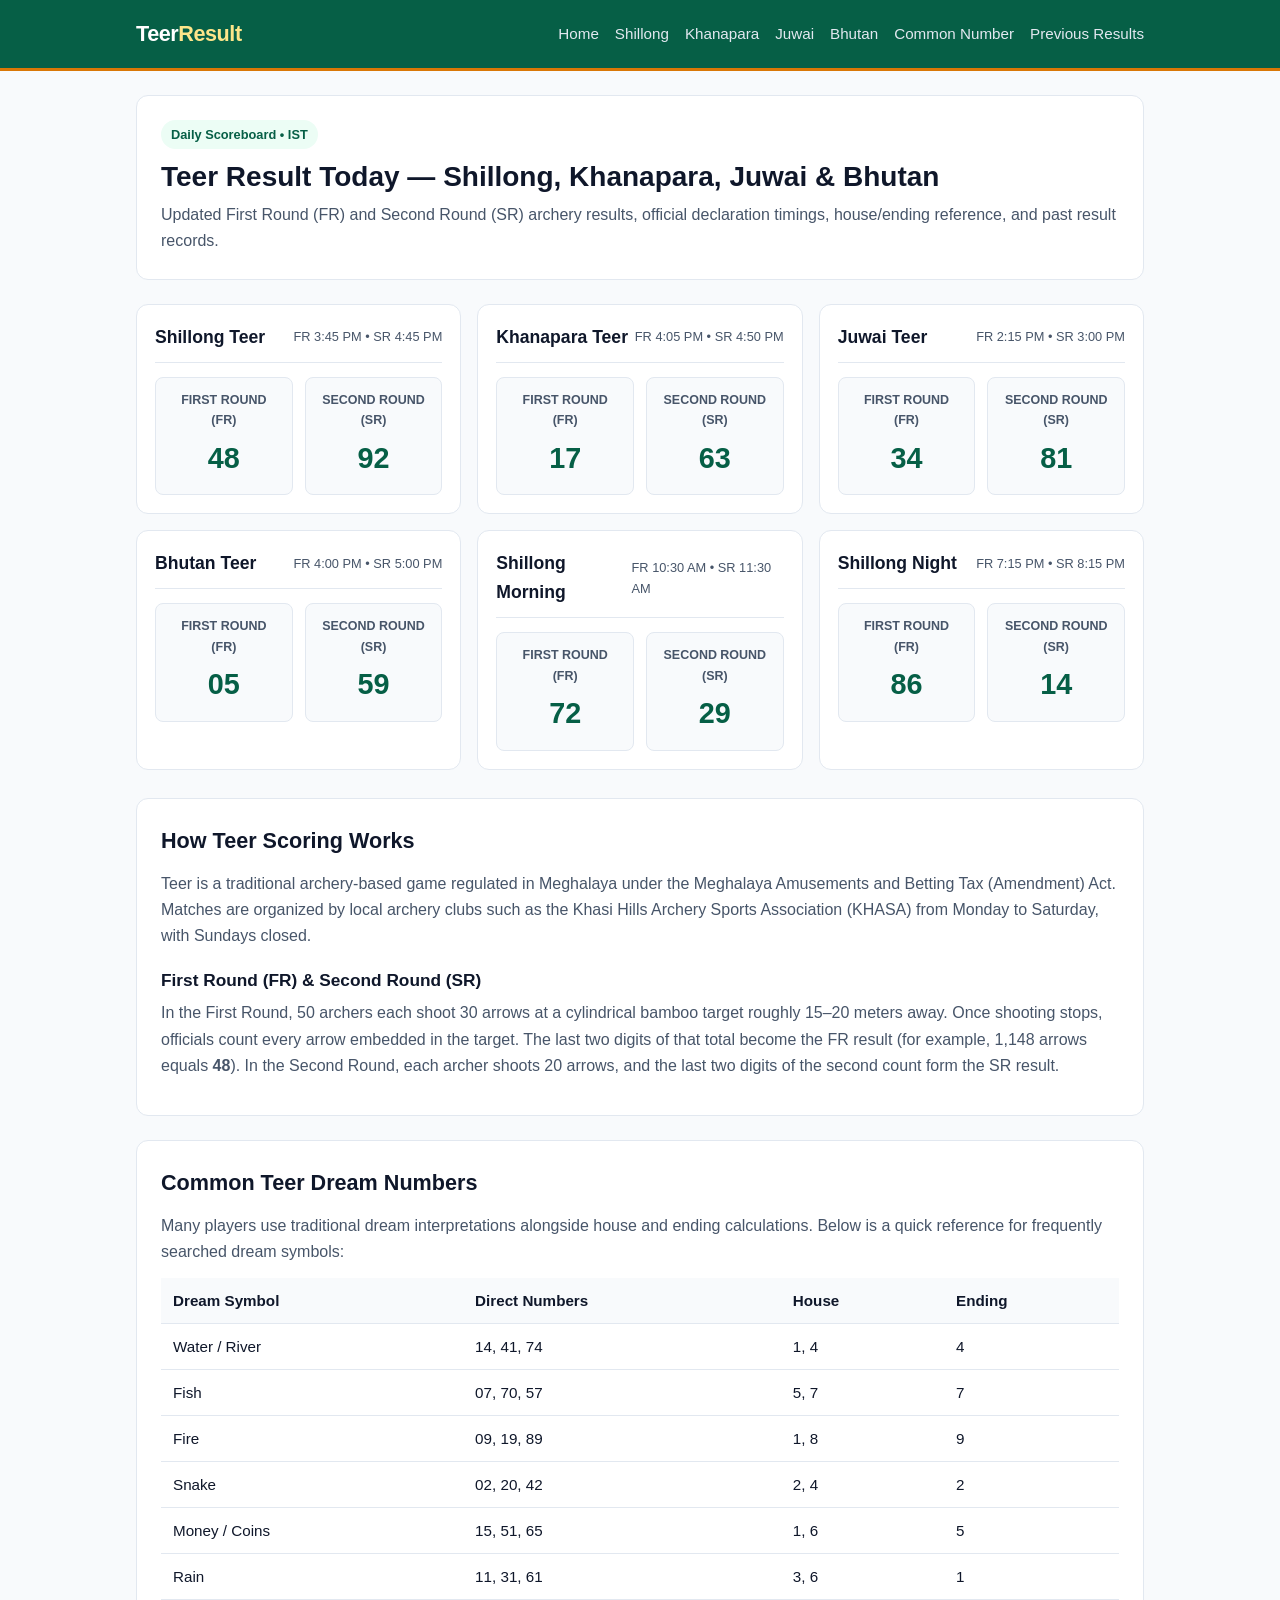
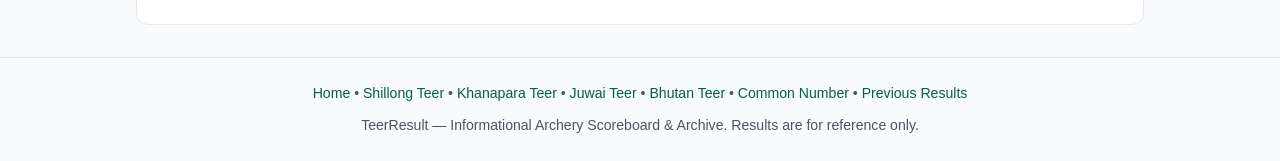
<file: index.html>
<!DOCTYPE html>
<html lang="en">
<head>
  <meta charset="UTF-8" />
  <meta name="viewport" content="width=device-width, initial-scale=1.0" />
  <title>Teer Result Today — Live Shillong, Khanapara, Juwai &amp; Bhutan Teer</title>
  <meta name="description" content="Check today's Shillong Teer, Khanapara Teer, Juwai Teer, and Bhutan Teer FR &amp; SR results, daily timings, scoring rules, dream numbers, and previous records." />
  <link rel="canonical" href="https://teer-result.github.io/" />
  <meta property="og:type" content="website" />
  <meta property="og:title" content="Teer Result Today — Live Shillong, Khanapara &amp; Juwai Teer" />
  <meta property="og:description" content="Fast, clean daily First Round (FR) and Second Round (SR) Teer results, common numbers guide, and previous result archives." />
  <meta property="og:url" content="https://teer-result.github.io/" />
  <link rel="stylesheet" href="styles.css" />
  <script type="application/ld+json">
  {
    "@context": "https://schema.org",
    "@type": "WebSite",
    "name": "Teer Result Today",
    "url": "https://teer-result.github.io/"
  }
  </script>
  <script type="application/ld+json">
  {
    "@context": "https://schema.org",
    "@type": "FAQPage",
    "mainEntity": [
      {
        "@type": "Question",
        "@id": "#faq-timing",
        "name": "What time are Shillong Teer FR and SR results declared?",
        "acceptedAnswer": {
          "@type": "Answer",
          "text": "Shillong Teer First Round (FR) is typically declared around 3:45 PM to 4:00 PM IST, and the Second Round (SR) is declared around 4:45 PM to 5:00 PM IST, Monday through Saturday."
        }
      },
      {
        "@type": "Question",
        "@id": "#faq-calculation",
        "name": "How is the winning Teer number calculated?",
        "acceptedAnswer": {
          "@type": "Answer",
          "text": "Archers shoot arrows at a cylindrical bamboo target. The total number of arrows that hit the target is counted, and the last two digits of that total form the winning number for that round."
        }
      }
    ]
  }
  </script>
</head>
<body>
  <header>
    <div class="container header-inner">
      <a href="/" class="brand">Teer<span>Result</span></a>
      <nav>
        <a href="/">Home</a>
        <a href="/shillong-teer-result">Shillong</a>
        <a href="/khanapara-teer-result">Khanapara</a>
        <a href="/juwai-teer-result">Juwai</a>
        <a href="/bhutan-teer-result">Bhutan</a>
        <a href="/common-number">Common Number</a>
        <a href="/teer-previous-results">Previous Results</a>
      </nav>
    </div>
  </header>

  <main class="container">
    <section class="hero">
      <span class="badge">Daily Scoreboard • IST</span>
      <h1>Teer Result Today — Shillong, Khanapara, Juwai &amp; Bhutan</h1>
      <p>Updated First Round (FR) and Second Round (SR) archery results, official declaration timings, house/ending reference, and past result records.</p>
    </section>

    <section class="grid" aria-label="Today's Teer Results">
      <article class="card">
        <div class="card-header">
          <h2 class="card-title">Shillong Teer</h2>
          <span class="card-time">FR 3:45 PM • SR 4:45 PM</span>
        </div>
        <div class="rounds">
          <div class="round-box">
            <div class="round-label">First Round (FR)</div>
            <div class="round-num">48</div>
          </div>
          <div class="round-box">
            <div class="round-label">Second Round (SR)</div>
            <div class="round-num">92</div>
          </div>
        </div>
      </article>

      <article class="card">
        <div class="card-header">
          <h2 class="card-title">Khanapara Teer</h2>
          <span class="card-time">FR 4:05 PM • SR 4:50 PM</span>
        </div>
        <div class="rounds">
          <div class="round-box">
            <div class="round-label">First Round (FR)</div>
            <div class="round-num">17</div>
          </div>
          <div class="round-box">
            <div class="round-label">Second Round (SR)</div>
            <div class="round-num">63</div>
          </div>
        </div>
      </article>

      <article class="card">
        <div class="card-header">
          <h2 class="card-title">Juwai Teer</h2>
          <span class="card-time">FR 2:15 PM • SR 3:00 PM</span>
        </div>
        <div class="rounds">
          <div class="round-box">
            <div class="round-label">First Round (FR)</div>
            <div class="round-num">34</div>
          </div>
          <div class="round-box">
            <div class="round-label">Second Round (SR)</div>
            <div class="round-num">81</div>
          </div>
        </div>
      </article>

      <article class="card">
        <div class="card-header">
          <h2 class="card-title">Bhutan Teer</h2>
          <span class="card-time">FR 4:00 PM • SR 5:00 PM</span>
        </div>
        <div class="rounds">
          <div class="round-box">
            <div class="round-label">First Round (FR)</div>
            <div class="round-num">05</div>
          </div>
          <div class="round-box">
            <div class="round-label">Second Round (SR)</div>
            <div class="round-num">59</div>
          </div>
        </div>
      </article>

      <article class="card">
        <div class="card-header">
          <h2 class="card-title">Shillong Morning</h2>
          <span class="card-time">FR 10:30 AM • SR 11:30 AM</span>
        </div>
        <div class="rounds">
          <div class="round-box">
            <div class="round-label">First Round (FR)</div>
            <div class="round-num">72</div>
          </div>
          <div class="round-box">
            <div class="round-label">Second Round (SR)</div>
            <div class="round-num">29</div>
          </div>
        </div>
      </article>

      <article class="card">
        <div class="card-header">
          <h2 class="card-title">Shillong Night</h2>
          <span class="card-time">FR 7:15 PM • SR 8:15 PM</span>
        </div>
        <div class="rounds">
          <div class="round-box">
            <div class="round-label">First Round (FR)</div>
            <div class="round-num">86</div>
          </div>
          <div class="round-box">
            <div class="round-label">Second Round (SR)</div>
            <div class="round-num">14</div>
          </div>
        </div>
      </article>
    </section>

    <section class="section" id="rules">
      <h2>How Teer Scoring Works</h2>
      <p>Teer is a traditional archery-based game regulated in Meghalaya under the Meghalaya Amusements and Betting Tax (Amendment) Act. Matches are organized by local archery clubs such as the Khasi Hills Archery Sports Association (KHASA) from Monday to Saturday, with Sundays closed.</p>
      <h3>First Round (FR) &amp; Second Round (SR)</h3>
      <p>In the First Round, 50 archers each shoot 30 arrows at a cylindrical bamboo target roughly 15–20 meters away. Once shooting stops, officials count every arrow embedded in the target. The last two digits of that total become the FR result (for example, 1,148 arrows equals <strong>48</strong>). In the Second Round, each archer shoots 20 arrows, and the last two digits of the second count form the SR result.</p>
    </section>

    <section class="section" id="dream-numbers">
      <h2>Common Teer Dream Numbers</h2>
      <p>Many players use traditional dream interpretations alongside house and ending calculations. Below is a quick reference for frequently searched dream symbols:</p>
      <table>
        <thead>
          <tr>
            <th>Dream Symbol</th>
            <th>Direct Numbers</th>
            <th>House</th>
            <th>Ending</th>
          </tr>
        </thead>
        <tbody>
          <tr><td>Water / River</td><td>14, 41, 74</td><td>1, 4</td><td>4</td></tr>
          <tr><td>Fish</td><td>07, 70, 57</td><td>5, 7</td><td>7</td></tr>
          <tr><td>Fire</td><td>09, 19, 89</td><td>1, 8</td><td>9</td></tr>
          <tr><td>Snake</td><td>02, 20, 42</td><td>2, 4</td><td>2</td></tr>
          <tr><td>Money / Coins</td><td>15, 51, 65</td><td>1, 6</td><td>5</td></tr>
          <tr><td>Rain</td><td>11, 31, 61</td><td>3, 6</td><td>1</td></tr>
        </tbody>
      </table>
    </section>
  </main>

  <footer>
    <div class="container">
      <p style="margin-bottom:8px;">
        <a href="/">Home</a> &bull;
        <a href="/shillong-teer-result">Shillong Teer</a> &bull;
        <a href="/khanapara-teer-result">Khanapara Teer</a> &bull;
        <a href="/juwai-teer-result">Juwai Teer</a> &bull;
        <a href="/bhutan-teer-result">Bhutan Teer</a> &bull;
        <a href="/common-number">Common Number</a> &bull;
        <a href="/teer-previous-results">Previous Results</a>
      </p>
      <p>TeerResult — Informational Archery Scoreboard &amp; Archive. Results are for reference only.</p>
    </div>
  </footer>
</body>
</html>
</file>
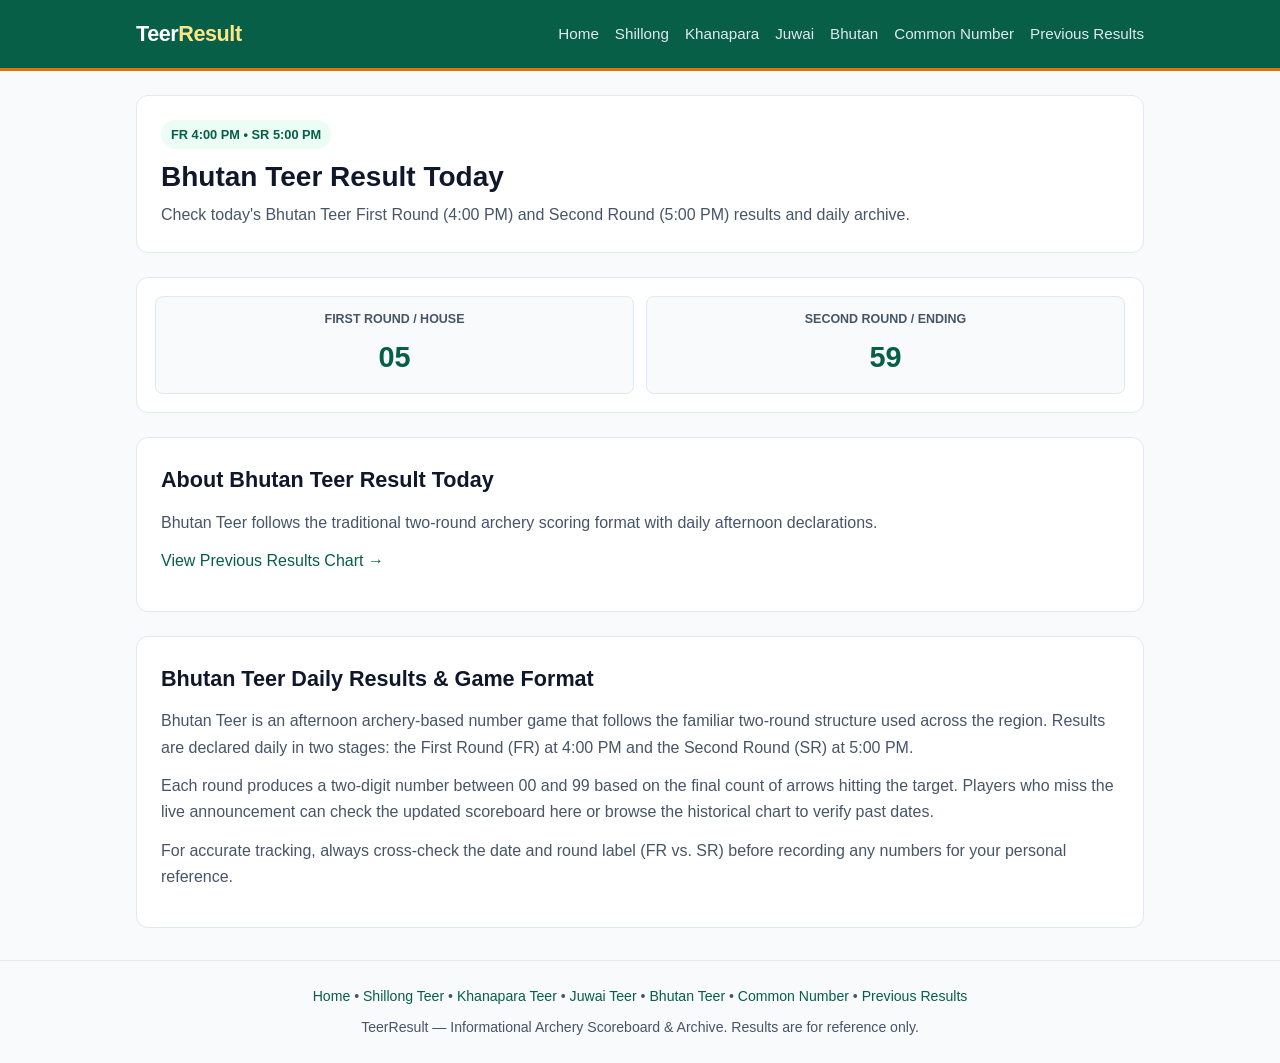
<file: bhutan-teer-result.html>
<!DOCTYPE html>
<html lang="en">
<head>
  <meta charset="UTF-8" />
  <meta name="viewport" content="width=device-width, initial-scale=1.0" />
  <title>Bhutan Teer Result Today — FR & SR Live Score</title>
  <meta name="description" content="Check today's Bhutan Teer First Round (4:00 PM) and Second Round (5:00 PM) results and daily archive." />
  <link rel="canonical" href="https://teer-result.github.io/bhutan-teer-result" />
  <link rel="stylesheet" href="styles.css" />
</head>
<body>
  <header>
    <div class="container header-inner">
      <a href="/" class="brand">Teer<span>Result</span></a>
      <nav>
        <a href="/">Home</a>
        <a href="/shillong-teer-result">Shillong</a>
        <a href="/khanapara-teer-result">Khanapara</a>
        <a href="/juwai-teer-result">Juwai</a>
        <a href="/bhutan-teer-result">Bhutan</a>
        <a href="/common-number">Common Number</a>
        <a href="/teer-previous-results">Previous Results</a>
      </nav>
    </div>
  </header>
  <main class="container">
    <section class="hero">
      <span class="badge">FR 4:00 PM • SR 5:00 PM</span>
      <h1>Bhutan Teer Result Today</h1>
      <p>Check today's Bhutan Teer First Round (4:00 PM) and Second Round (5:00 PM) results and daily archive.</p>
    </section>
    <section class="card" style="margin-bottom:24px;">
      <div class="rounds">
        <div class="round-box"><div class="round-label">First Round / House</div><div class="round-num">05</div></div>
        <div class="round-box"><div class="round-label">Second Round / Ending</div><div class="round-num">59</div></div>
      </div>
    </section>
    <section class="section">
      <h2>About Bhutan Teer Result Today</h2>
      <p>Bhutan Teer follows the traditional two-round archery scoring format with daily afternoon declarations.</p>
      <p><a href="/teer-previous-results">View Previous Results Chart &rarr;</a></p>
    </section>
  
    <section class="section">
      <h2>Bhutan Teer Daily Results &amp; Game Format</h2>
      <p>Bhutan Teer is an afternoon archery-based number game that follows the familiar two-round structure used across the region. Results are declared daily in two stages: the First Round (FR) at 4:00 PM and the Second Round (SR) at 5:00 PM.</p>
      <p>Each round produces a two-digit number between 00 and 99 based on the final count of arrows hitting the target. Players who miss the live announcement can check the updated scoreboard here or browse the historical chart to verify past dates.</p>
      <p>For accurate tracking, always cross-check the date and round label (FR vs. SR) before recording any numbers for your personal reference.</p>
    </section>
  </main>
  <footer>
    <div class="container">
      <p style="margin-bottom:8px;">
        <a href="/">Home</a> &bull;
        <a href="/shillong-teer-result">Shillong Teer</a> &bull;
        <a href="/khanapara-teer-result">Khanapara Teer</a> &bull;
        <a href="/juwai-teer-result">Juwai Teer</a> &bull;
        <a href="/bhutan-teer-result">Bhutan Teer</a> &bull;
        <a href="/common-number">Common Number</a> &bull;
        <a href="/teer-previous-results">Previous Results</a>
      </p>
      <p>TeerResult — Informational Archery Scoreboard &amp; Archive. Results are for reference only.</p>
    </div>
  </footer>
</body>
</html>
</file>
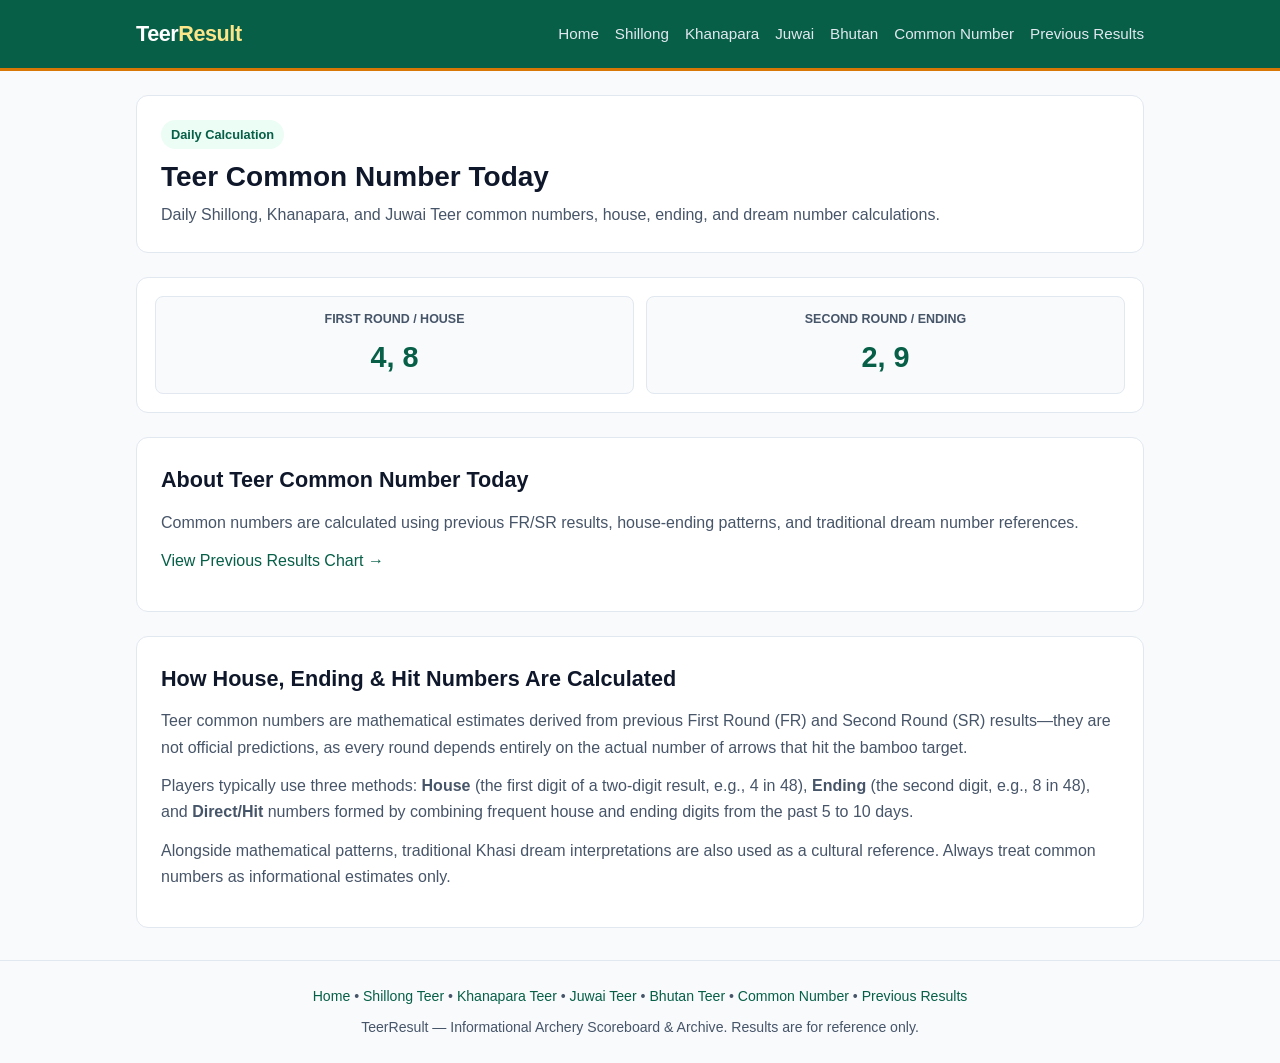
<file: common-number.html>
<!DOCTYPE html>
<html lang="en">
<head>
  <meta charset="UTF-8" />
  <meta name="viewport" content="width=device-width, initial-scale=1.0" />
  <title>Teer Common Number Today — House, Ending & Hit Numbers</title>
  <meta name="description" content="Daily Shillong, Khanapara, and Juwai Teer common numbers, house, ending, and dream number calculations." />
  <link rel="canonical" href="https://teer-result.github.io/common-number" />
  <link rel="stylesheet" href="styles.css" />
</head>
<body>
  <header>
    <div class="container header-inner">
      <a href="/" class="brand">Teer<span>Result</span></a>
      <nav>
        <a href="/">Home</a>
        <a href="/shillong-teer-result">Shillong</a>
        <a href="/khanapara-teer-result">Khanapara</a>
        <a href="/juwai-teer-result">Juwai</a>
        <a href="/bhutan-teer-result">Bhutan</a>
        <a href="/common-number">Common Number</a>
        <a href="/teer-previous-results">Previous Results</a>
      </nav>
    </div>
  </header>
  <main class="container">
    <section class="hero">
      <span class="badge">Daily Calculation</span>
      <h1>Teer Common Number Today</h1>
      <p>Daily Shillong, Khanapara, and Juwai Teer common numbers, house, ending, and dream number calculations.</p>
    </section>
    <section class="card" style="margin-bottom:24px;">
      <div class="rounds">
        <div class="round-box"><div class="round-label">First Round / House</div><div class="round-num">4, 8</div></div>
        <div class="round-box"><div class="round-label">Second Round / Ending</div><div class="round-num">2, 9</div></div>
      </div>
    </section>
    <section class="section">
      <h2>About Teer Common Number Today</h2>
      <p>Common numbers are calculated using previous FR/SR results, house-ending patterns, and traditional dream number references.</p>
      <p><a href="/teer-previous-results">View Previous Results Chart &rarr;</a></p>
    </section>
  
    <section class="section">
      <h2>How House, Ending &amp; Hit Numbers Are Calculated</h2>
      <p>Teer common numbers are mathematical estimates derived from previous First Round (FR) and Second Round (SR) results—they are not official predictions, as every round depends entirely on the actual number of arrows that hit the bamboo target.</p>
      <p>Players typically use three methods: <strong>House</strong> (the first digit of a two-digit result, e.g., 4 in 48), <strong>Ending</strong> (the second digit, e.g., 8 in 48), and <strong>Direct/Hit</strong> numbers formed by combining frequent house and ending digits from the past 5 to 10 days.</p>
      <p>Alongside mathematical patterns, traditional Khasi dream interpretations are also used as a cultural reference. Always treat common numbers as informational estimates only.</p>
    </section>
  </main>
  <footer>
    <div class="container">
      <p style="margin-bottom:8px;">
        <a href="/">Home</a> &bull;
        <a href="/shillong-teer-result">Shillong Teer</a> &bull;
        <a href="/khanapara-teer-result">Khanapara Teer</a> &bull;
        <a href="/juwai-teer-result">Juwai Teer</a> &bull;
        <a href="/bhutan-teer-result">Bhutan Teer</a> &bull;
        <a href="/common-number">Common Number</a> &bull;
        <a href="/teer-previous-results">Previous Results</a>
      </p>
      <p>TeerResult — Informational Archery Scoreboard &amp; Archive. Results are for reference only.</p>
    </div>
  </footer>
</body>
</html>
</file>
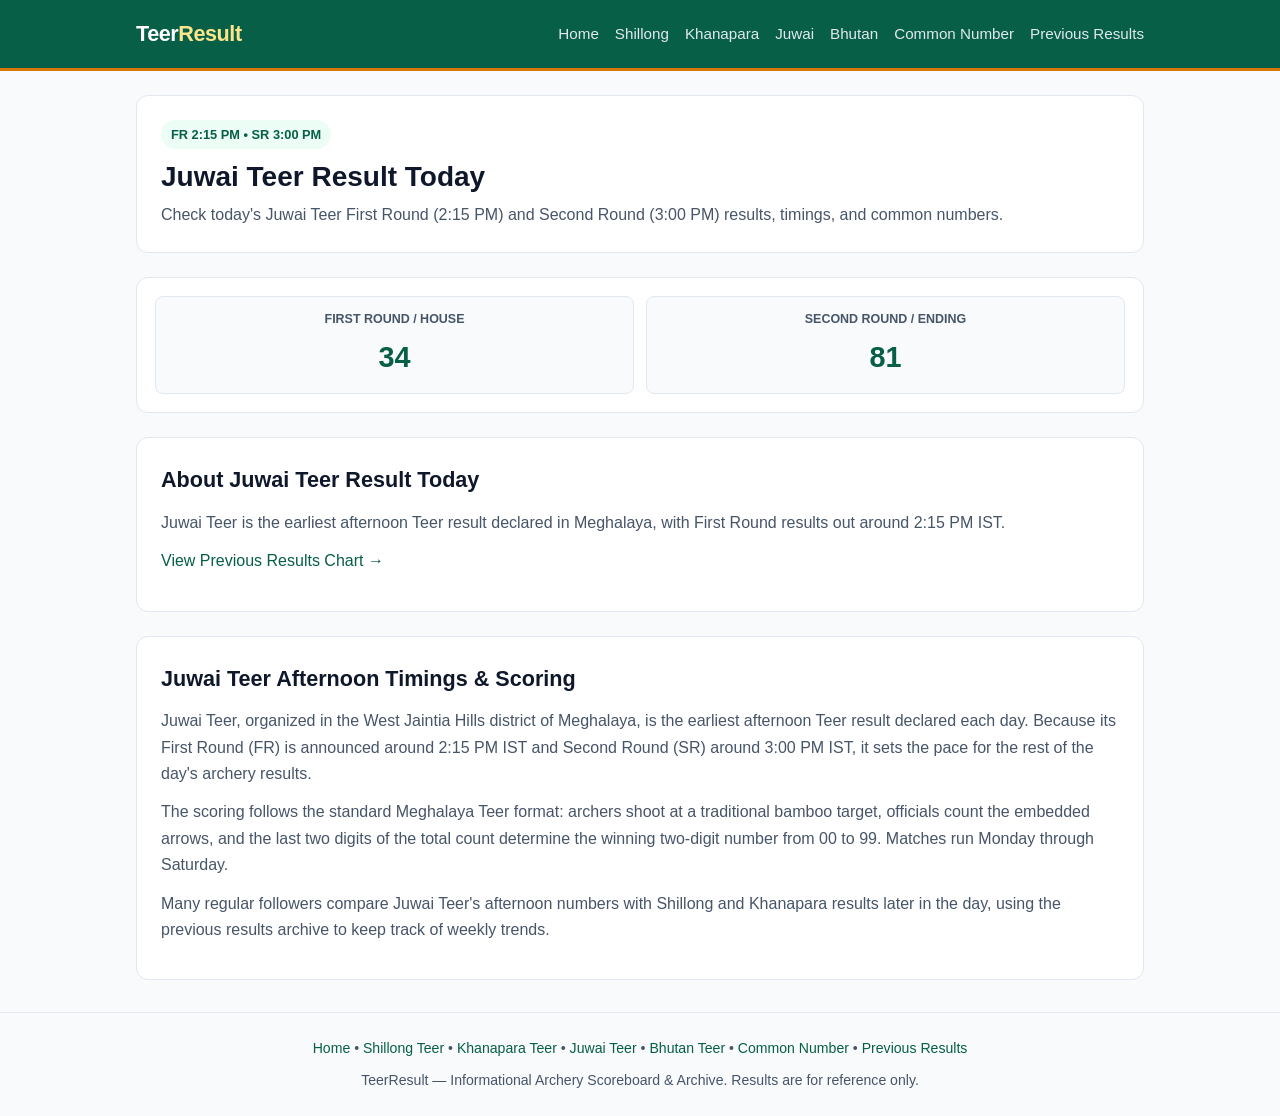
<file: juwai-teer-result.html>
<!DOCTYPE html>
<html lang="en">
<head>
  <meta charset="UTF-8" />
  <meta name="viewport" content="width=device-width, initial-scale=1.0" />
  <title>Juwai Teer Result Today — FR & SR Live Score</title>
  <meta name="description" content="Check today's Juwai Teer First Round (2:15 PM) and Second Round (3:00 PM) results, timings, and common numbers." />
  <link rel="canonical" href="https://teer-result.github.io/juwai-teer-result" />
  <link rel="stylesheet" href="styles.css" />
</head>
<body>
  <header>
    <div class="container header-inner">
      <a href="/" class="brand">Teer<span>Result</span></a>
      <nav>
        <a href="/">Home</a>
        <a href="/shillong-teer-result">Shillong</a>
        <a href="/khanapara-teer-result">Khanapara</a>
        <a href="/juwai-teer-result">Juwai</a>
        <a href="/bhutan-teer-result">Bhutan</a>
        <a href="/common-number">Common Number</a>
        <a href="/teer-previous-results">Previous Results</a>
      </nav>
    </div>
  </header>
  <main class="container">
    <section class="hero">
      <span class="badge">FR 2:15 PM • SR 3:00 PM</span>
      <h1>Juwai Teer Result Today</h1>
      <p>Check today's Juwai Teer First Round (2:15 PM) and Second Round (3:00 PM) results, timings, and common numbers.</p>
    </section>
    <section class="card" style="margin-bottom:24px;">
      <div class="rounds">
        <div class="round-box"><div class="round-label">First Round / House</div><div class="round-num">34</div></div>
        <div class="round-box"><div class="round-label">Second Round / Ending</div><div class="round-num">81</div></div>
      </div>
    </section>
    <section class="section">
      <h2>About Juwai Teer Result Today</h2>
      <p>Juwai Teer is the earliest afternoon Teer result declared in Meghalaya, with First Round results out around 2:15 PM IST.</p>
      <p><a href="/teer-previous-results">View Previous Results Chart &rarr;</a></p>
    </section>
  
    <section class="section">
      <h2>Juwai Teer Afternoon Timings &amp; Scoring</h2>
      <p>Juwai Teer, organized in the West Jaintia Hills district of Meghalaya, is the earliest afternoon Teer result declared each day. Because its First Round (FR) is announced around 2:15 PM IST and Second Round (SR) around 3:00 PM IST, it sets the pace for the rest of the day's archery results.</p>
      <p>The scoring follows the standard Meghalaya Teer format: archers shoot at a traditional bamboo target, officials count the embedded arrows, and the last two digits of the total count determine the winning two-digit number from 00 to 99. Matches run Monday through Saturday.</p>
      <p>Many regular followers compare Juwai Teer's afternoon numbers with Shillong and Khanapara results later in the day, using the previous results archive to keep track of weekly trends.</p>
    </section>
  </main>
  <footer>
    <div class="container">
      <p style="margin-bottom:8px;">
        <a href="/">Home</a> &bull;
        <a href="/shillong-teer-result">Shillong Teer</a> &bull;
        <a href="/khanapara-teer-result">Khanapara Teer</a> &bull;
        <a href="/juwai-teer-result">Juwai Teer</a> &bull;
        <a href="/bhutan-teer-result">Bhutan Teer</a> &bull;
        <a href="/common-number">Common Number</a> &bull;
        <a href="/teer-previous-results">Previous Results</a>
      </p>
      <p>TeerResult — Informational Archery Scoreboard &amp; Archive. Results are for reference only.</p>
    </div>
  </footer>
</body>
</html>
</file>
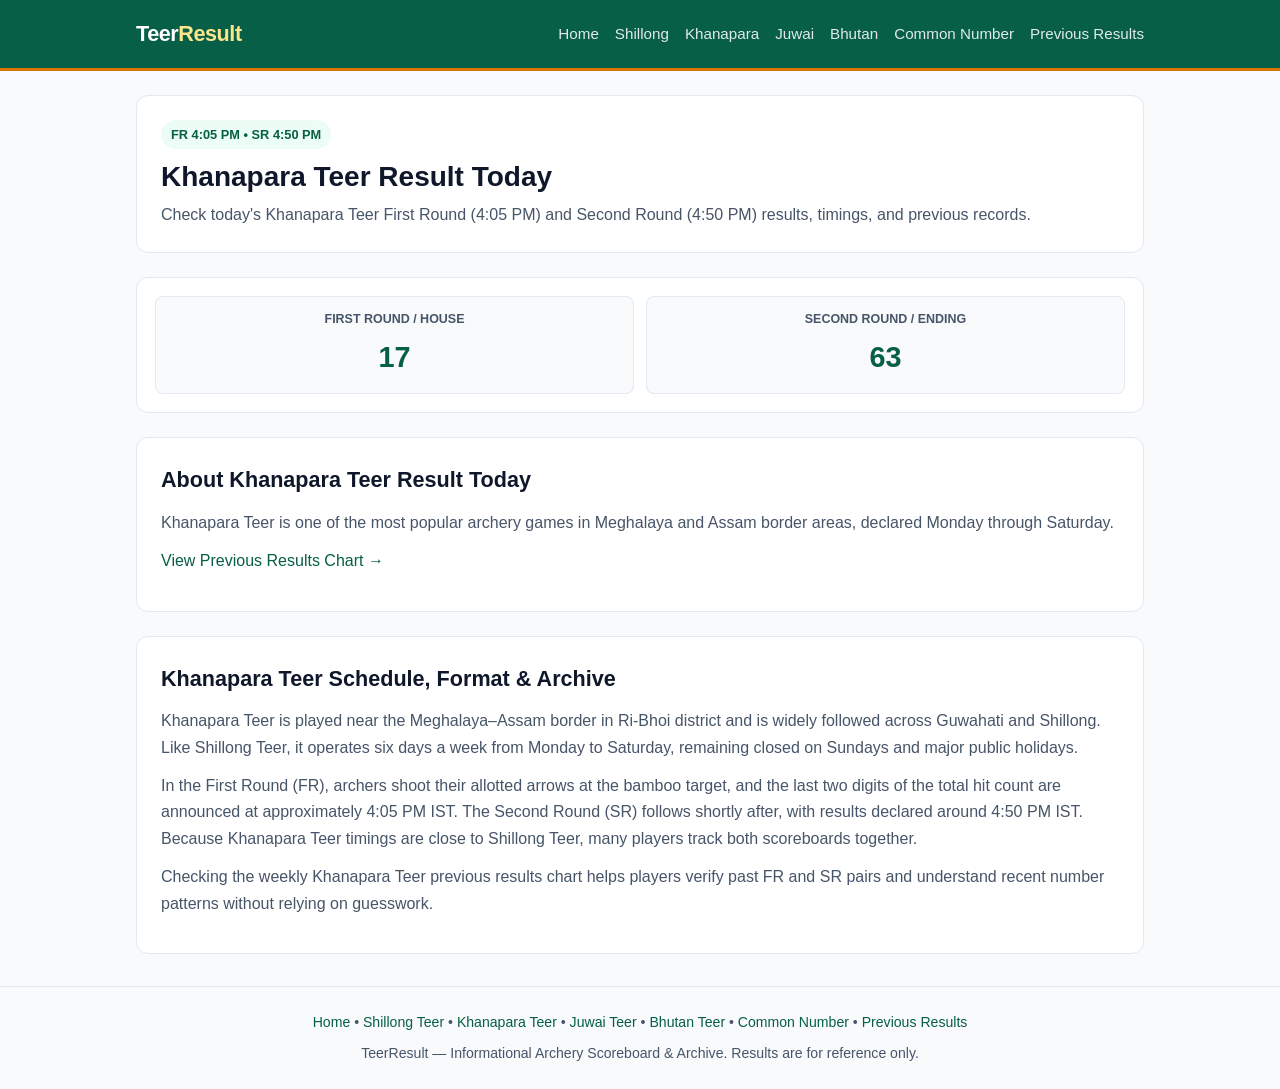
<file: khanapara-teer-result.html>
<!DOCTYPE html>
<html lang="en">
<head>
  <meta charset="UTF-8" />
  <meta name="viewport" content="width=device-width, initial-scale=1.0" />
  <title>Khanapara Teer Result Today — FR & SR Live Score</title>
  <meta name="description" content="Check today's Khanapara Teer First Round (4:05 PM) and Second Round (4:50 PM) results, timings, and previous records." />
  <link rel="canonical" href="https://teer-result.github.io/khanapara-teer-result" />
  <link rel="stylesheet" href="styles.css" />
</head>
<body>
  <header>
    <div class="container header-inner">
      <a href="/" class="brand">Teer<span>Result</span></a>
      <nav>
        <a href="/">Home</a>
        <a href="/shillong-teer-result">Shillong</a>
        <a href="/khanapara-teer-result">Khanapara</a>
        <a href="/juwai-teer-result">Juwai</a>
        <a href="/bhutan-teer-result">Bhutan</a>
        <a href="/common-number">Common Number</a>
        <a href="/teer-previous-results">Previous Results</a>
      </nav>
    </div>
  </header>
  <main class="container">
    <section class="hero">
      <span class="badge">FR 4:05 PM • SR 4:50 PM</span>
      <h1>Khanapara Teer Result Today</h1>
      <p>Check today's Khanapara Teer First Round (4:05 PM) and Second Round (4:50 PM) results, timings, and previous records.</p>
    </section>
    <section class="card" style="margin-bottom:24px;">
      <div class="rounds">
        <div class="round-box"><div class="round-label">First Round / House</div><div class="round-num">17</div></div>
        <div class="round-box"><div class="round-label">Second Round / Ending</div><div class="round-num">63</div></div>
      </div>
    </section>
    <section class="section">
      <h2>About Khanapara Teer Result Today</h2>
      <p>Khanapara Teer is one of the most popular archery games in Meghalaya and Assam border areas, declared Monday through Saturday.</p>
      <p><a href="/teer-previous-results">View Previous Results Chart &rarr;</a></p>
    </section>
  
    <section class="section">
      <h2>Khanapara Teer Schedule, Format &amp; Archive</h2>
      <p>Khanapara Teer is played near the Meghalaya–Assam border in Ri-Bhoi district and is widely followed across Guwahati and Shillong. Like Shillong Teer, it operates six days a week from Monday to Saturday, remaining closed on Sundays and major public holidays.</p>
      <p>In the First Round (FR), archers shoot their allotted arrows at the bamboo target, and the last two digits of the total hit count are announced at approximately 4:05 PM IST. The Second Round (SR) follows shortly after, with results declared around 4:50 PM IST. Because Khanapara Teer timings are close to Shillong Teer, many players track both scoreboards together.</p>
      <p>Checking the weekly Khanapara Teer previous results chart helps players verify past FR and SR pairs and understand recent number patterns without relying on guesswork.</p>
    </section>
  </main>
  <footer>
    <div class="container">
      <p style="margin-bottom:8px;">
        <a href="/">Home</a> &bull;
        <a href="/shillong-teer-result">Shillong Teer</a> &bull;
        <a href="/khanapara-teer-result">Khanapara Teer</a> &bull;
        <a href="/juwai-teer-result">Juwai Teer</a> &bull;
        <a href="/bhutan-teer-result">Bhutan Teer</a> &bull;
        <a href="/common-number">Common Number</a> &bull;
        <a href="/teer-previous-results">Previous Results</a>
      </p>
      <p>TeerResult — Informational Archery Scoreboard &amp; Archive. Results are for reference only.</p>
    </div>
  </footer>
</body>
</html>
</file>
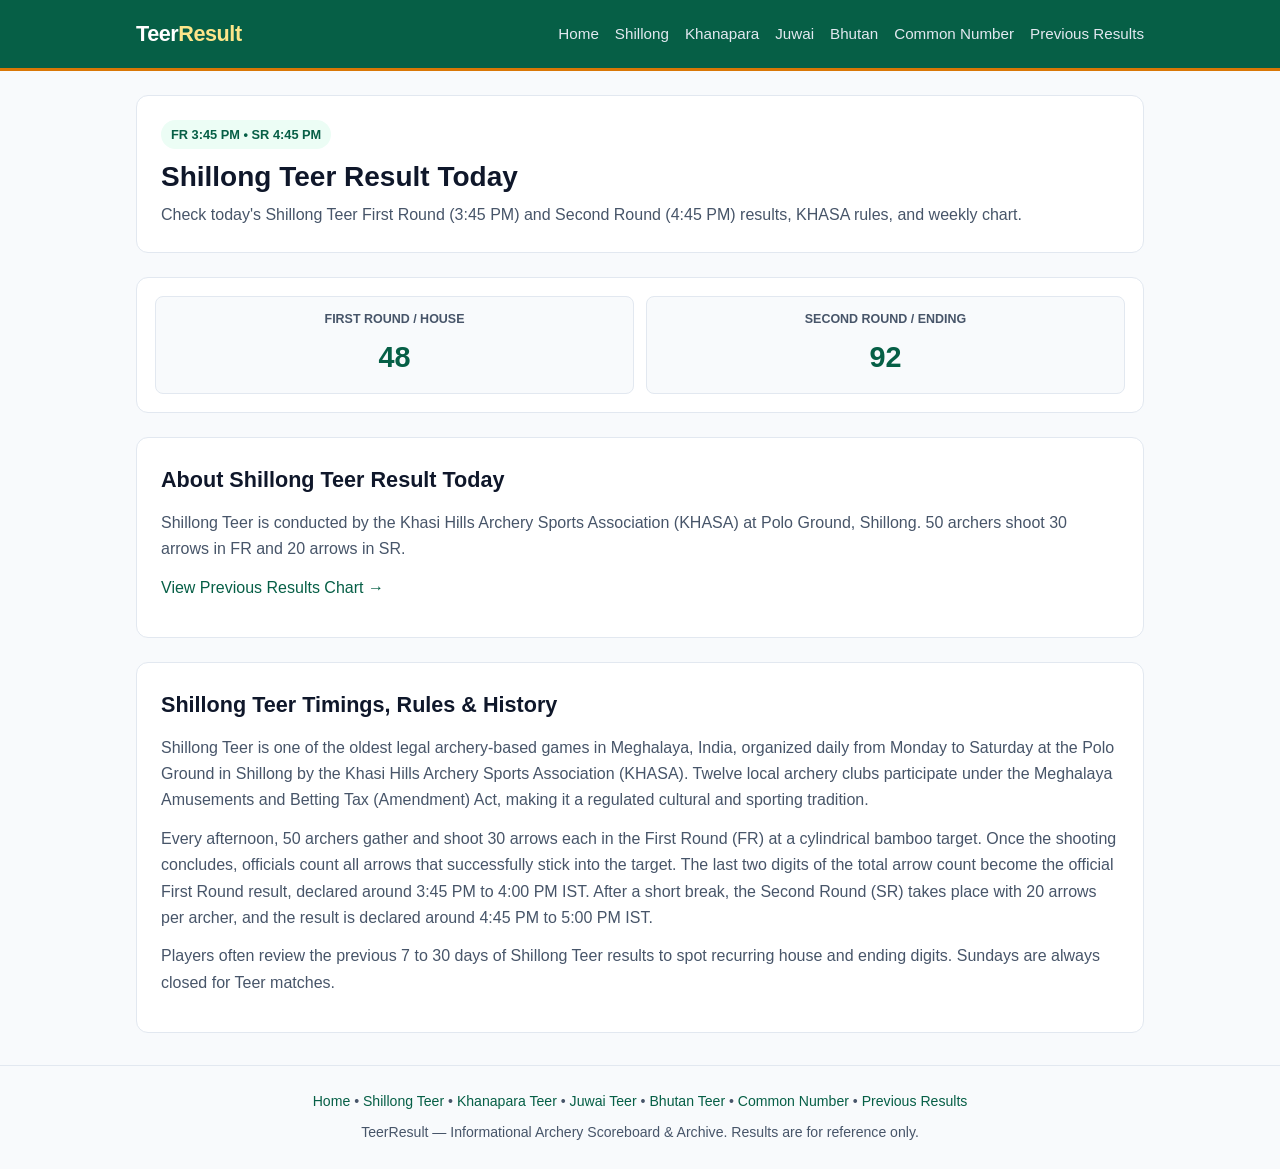
<file: shillong-teer-result.html>
<!DOCTYPE html>
<html lang="en">
<head>
  <meta charset="UTF-8" />
  <meta name="viewport" content="width=device-width, initial-scale=1.0" />
  <title>Shillong Teer Result Today — FR & SR Live Score</title>
  <meta name="description" content="Check today's Shillong Teer First Round (3:45 PM) and Second Round (4:45 PM) results, KHASA rules, and weekly chart." />
  <link rel="canonical" href="https://teer-result.github.io/shillong-teer-result" />
  <link rel="stylesheet" href="styles.css" />
</head>
<body>
  <header>
    <div class="container header-inner">
      <a href="/" class="brand">Teer<span>Result</span></a>
      <nav>
        <a href="/">Home</a>
        <a href="/shillong-teer-result">Shillong</a>
        <a href="/khanapara-teer-result">Khanapara</a>
        <a href="/juwai-teer-result">Juwai</a>
        <a href="/bhutan-teer-result">Bhutan</a>
        <a href="/common-number">Common Number</a>
        <a href="/teer-previous-results">Previous Results</a>
      </nav>
    </div>
  </header>
  <main class="container">
    <section class="hero">
      <span class="badge">FR 3:45 PM • SR 4:45 PM</span>
      <h1>Shillong Teer Result Today</h1>
      <p>Check today's Shillong Teer First Round (3:45 PM) and Second Round (4:45 PM) results, KHASA rules, and weekly chart.</p>
    </section>
    <section class="card" style="margin-bottom:24px;">
      <div class="rounds">
        <div class="round-box"><div class="round-label">First Round / House</div><div class="round-num">48</div></div>
        <div class="round-box"><div class="round-label">Second Round / Ending</div><div class="round-num">92</div></div>
      </div>
    </section>
    <section class="section">
      <h2>About Shillong Teer Result Today</h2>
      <p>Shillong Teer is conducted by the Khasi Hills Archery Sports Association (KHASA) at Polo Ground, Shillong. 50 archers shoot 30 arrows in FR and 20 arrows in SR.</p>
      <p><a href="/teer-previous-results">View Previous Results Chart &rarr;</a></p>
    </section>
  
    <section class="section">
      <h2>Shillong Teer Timings, Rules &amp; History</h2>
      <p>Shillong Teer is one of the oldest legal archery-based games in Meghalaya, India, organized daily from Monday to Saturday at the Polo Ground in Shillong by the Khasi Hills Archery Sports Association (KHASA). Twelve local archery clubs participate under the Meghalaya Amusements and Betting Tax (Amendment) Act, making it a regulated cultural and sporting tradition.</p>
      <p>Every afternoon, 50 archers gather and shoot 30 arrows each in the First Round (FR) at a cylindrical bamboo target. Once the shooting concludes, officials count all arrows that successfully stick into the target. The last two digits of the total arrow count become the official First Round result, declared around 3:45 PM to 4:00 PM IST. After a short break, the Second Round (SR) takes place with 20 arrows per archer, and the result is declared around 4:45 PM to 5:00 PM IST.</p>
      <p>Players often review the previous 7 to 30 days of Shillong Teer results to spot recurring house and ending digits. Sundays are always closed for Teer matches.</p>
    </section>
  </main>
  <footer>
    <div class="container">
      <p style="margin-bottom:8px;">
        <a href="/">Home</a> &bull;
        <a href="/shillong-teer-result">Shillong Teer</a> &bull;
        <a href="/khanapara-teer-result">Khanapara Teer</a> &bull;
        <a href="/juwai-teer-result">Juwai Teer</a> &bull;
        <a href="/bhutan-teer-result">Bhutan Teer</a> &bull;
        <a href="/common-number">Common Number</a> &bull;
        <a href="/teer-previous-results">Previous Results</a>
      </p>
      <p>TeerResult — Informational Archery Scoreboard &amp; Archive. Results are for reference only.</p>
    </div>
  </footer>
</body>
</html>
</file>
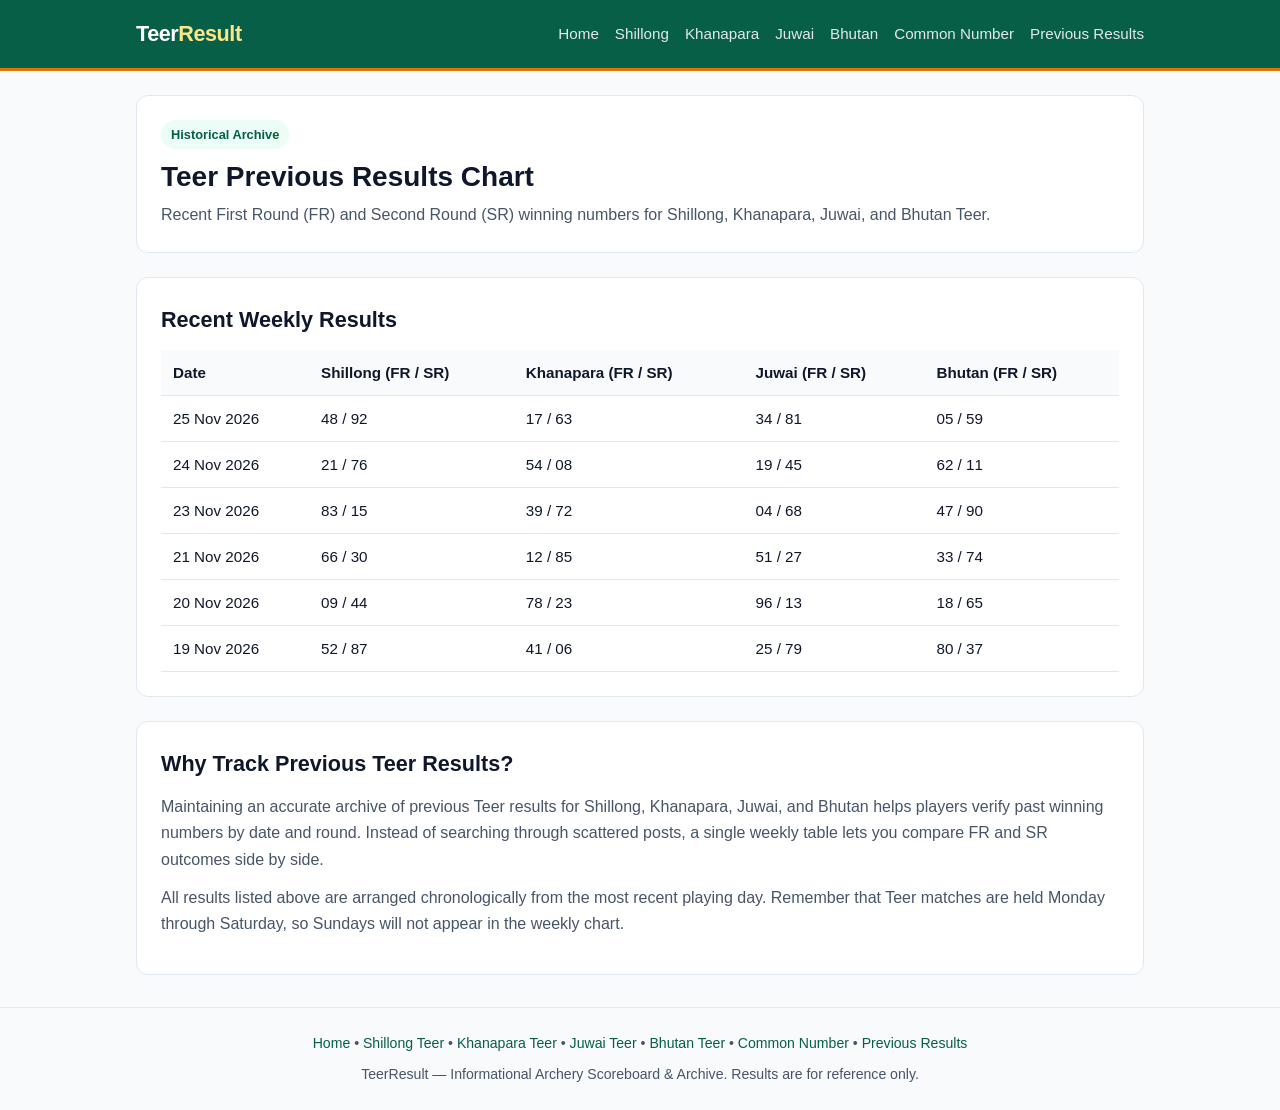
<file: teer-previous-results.html>
<!DOCTYPE html>
<html lang="en">
<head>
  <meta charset="UTF-8" />
  <meta name="viewport" content="width=device-width, initial-scale=1.0" />
  <title>Teer Previous Results — Shillong, Khanapara &amp; Juwai Chart</title>
  <meta name="description" content="Browse recent previous Teer results for Shillong, Khanapara, Juwai, and Bhutan Teer with First Round (FR) and Second Round (SR) numbers." />
  <link rel="canonical" href="https://teer-result.github.io/teer-previous-results" />
  <link rel="stylesheet" href="styles.css" />
</head>
<body>
  <header>
    <div class="container header-inner">
      <a href="/" class="brand">Teer<span>Result</span></a>
      <nav>
        <a href="/">Home</a>
        <a href="/shillong-teer-result">Shillong</a>
        <a href="/khanapara-teer-result">Khanapara</a>
        <a href="/juwai-teer-result">Juwai</a>
        <a href="/bhutan-teer-result">Bhutan</a>
        <a href="/common-number">Common Number</a>
        <a href="/teer-previous-results">Previous Results</a>
      </nav>
    </div>
  </header>

  <main class="container">
    <section class="hero">
      <span class="badge">Historical Archive</span>
      <h1>Teer Previous Results Chart</h1>
      <p>Recent First Round (FR) and Second Round (SR) winning numbers for Shillong, Khanapara, Juwai, and Bhutan Teer.</p>
    </section>

    <section class="section">
      <h2>Recent Weekly Results</h2>
      <table>
        <thead>
          <tr>
            <th>Date</th>
            <th>Shillong (FR / SR)</th>
            <th>Khanapara (FR / SR)</th>
            <th>Juwai (FR / SR)</th>
            <th>Bhutan (FR / SR)</th>
          </tr>
        </thead>
        <tbody>
          <tr><td>25 Nov 2026</td><td>48 / 92</td><td>17 / 63</td><td>34 / 81</td><td>05 / 59</td></tr>
          <tr><td>24 Nov 2026</td><td>21 / 76</td><td>54 / 08</td><td>19 / 45</td><td>62 / 11</td></tr>
          <tr><td>23 Nov 2026</td><td>83 / 15</td><td>39 / 72</td><td>04 / 68</td><td>47 / 90</td></tr>
          <tr><td>21 Nov 2026</td><td>66 / 30</td><td>12 / 85</td><td>51 / 27</td><td>33 / 74</td></tr>
          <tr><td>20 Nov 2026</td><td>09 / 44</td><td>78 / 23</td><td>96 / 13</td><td>18 / 65</td></tr>
          <tr><td>19 Nov 2026</td><td>52 / 87</td><td>41 / 06</td><td>25 / 79</td><td>80 / 37</td></tr>
        </tbody>
      </table>
    </section>
  
    <section class="section">
      <h2>Why Track Previous Teer Results?</h2>
      <p>Maintaining an accurate archive of previous Teer results for Shillong, Khanapara, Juwai, and Bhutan helps players verify past winning numbers by date and round. Instead of searching through scattered posts, a single weekly table lets you compare FR and SR outcomes side by side.</p>
      <p>All results listed above are arranged chronologically from the most recent playing day. Remember that Teer matches are held Monday through Saturday, so Sundays will not appear in the weekly chart.</p>
    </section>
  </main>

  <footer>
    <div class="container">
      <p style="margin-bottom:8px;">
        <a href="/">Home</a> &bull;
        <a href="/shillong-teer-result">Shillong Teer</a> &bull;
        <a href="/khanapara-teer-result">Khanapara Teer</a> &bull;
        <a href="/juwai-teer-result">Juwai Teer</a> &bull;
        <a href="/bhutan-teer-result">Bhutan Teer</a> &bull;
        <a href="/common-number">Common Number</a> &bull;
        <a href="/teer-previous-results">Previous Results</a>
      </p>
      <p>TeerResult — Informational Archery Scoreboard &amp; Archive. Results are for reference only.</p>
    </div>
  </footer>
</body>
</html>
</file>
<file: styles.css>
:root {
  --bg: #f8fafc;
  --surface: #ffffff;
  --text: #0f172a;
  --muted: #475569;
  --border: #e2e8f0;
  --accent: #065f46;
  --accent-light: #ecfdf5;
  --gold: #d97706;
  --gold-light: #fffbeb;
}

* { box-sizing: border-box; margin: 0; padding: 0; }

body {
  font-family: -apple-system, BlinkMacSystemFont, "Segoe UI", Roboto, sans-serif;
  background: var(--bg);
  color: var(--text);
  line-height: 1.65;
}

a { color: var(--accent); text-decoration: none; }
a:hover { text-decoration: underline; }

.container {
  max-width: 1040px;
  margin: 0 auto;
  padding: 0 16px;
}

header {
  background: var(--accent);
  color: #fff;
  padding: 16px 0;
  border-bottom: 3px solid var(--gold);
}

.header-inner {
  display: flex;
  flex-wrap: wrap;
  align-items: center;
  justify-content: space-between;
  gap: 12px;
}

.brand {
  font-size: 1.35rem;
  font-weight: 800;
  color: #fff;
  letter-spacing: -0.02em;
}

.brand span { color: #fde68a; }

nav { display: flex; flex-wrap: wrap; gap: 16px; }
nav a { color: #e2e8f0; font-size: 0.95rem; font-weight: 500; }
nav a:hover { color: #fff; text-decoration: none; }

.hero {
  background: var(--surface);
  border: 1px solid var(--border);
  border-radius: 12px;
  padding: 24px;
  margin: 24px 0;
}

.hero h1 { font-size: 1.75rem; line-height: 1.25; margin-bottom: 8px; }
.hero p { color: var(--muted); font-size: 1rem; }

.badge {
  display: inline-block;
  background: var(--accent-light);
  color: var(--accent);
  font-weight: 700;
  font-size: 0.8rem;
  padding: 4px 10px;
  border-radius: 999px;
  margin-bottom: 10px;
}

.grid {
  display: grid;
  grid-template-columns: repeat(auto-fit, minmax(290px, 1fr));
  gap: 16px;
  margin-bottom: 28px;
}

.card {
  background: var(--surface);
  border: 1px solid var(--border);
  border-radius: 12px;
  padding: 18px;
}

.card-header {
  display: flex;
  justify-content: space-between;
  align-items: center;
  margin-bottom: 14px;
  border-bottom: 1px solid var(--border);
  padding-bottom: 10px;
}

.card-title { font-size: 1.1rem; font-weight: 700; }
.card-time { font-size: 0.8rem; color: var(--muted); }

.rounds {
  display: grid;
  grid-template-columns: 1fr 1fr;
  gap: 12px;
}

.round-box {
  background: var(--bg);
  border: 1px solid var(--border);
  border-radius: 8px;
  padding: 12px;
  text-align: center;
}

.round-label { font-size: 0.78rem; color: var(--muted); font-weight: 600; text-transform: uppercase; }
.round-num { font-size: 1.8rem; font-weight: 800; color: var(--accent); margin-top: 4px; }

.section {
  background: var(--surface);
  border: 1px solid var(--border);
  border-radius: 12px;
  padding: 24px;
  margin-bottom: 24px;
}

.section h2 { font-size: 1.35rem; margin-bottom: 12px; color: var(--text); }
.section h3 { font-size: 1.08rem; margin: 16px 0 6px; }
.section p { color: var(--muted); margin-bottom: 12px; }

table {
  width: 100%;
  border-collapse: collapse;
  margin-top: 12px;
  font-size: 0.95rem;
}

th, td {
  text-align: left;
  padding: 10px 12px;
  border-bottom: 1px solid var(--border);
}

th { background: var(--bg); font-weight: 700; color: var(--text); }

footer {
  text-align: center;
  padding: 24px 16px;
  color: var(--muted);
  font-size: 0.88rem;
  border-top: 1px solid var(--border);
  margin-top: 32px;
}

@media (max-width: 640px) {
  .hero { padding: 16px; margin: 16px 0; }
  .hero h1 { font-size: 1.4rem; }
  .section { padding: 16px; }
  .round-num { font-size: 1.5rem; }
  table { display: block; overflow-x: auto; white-space: nowrap; }
}
</file>
